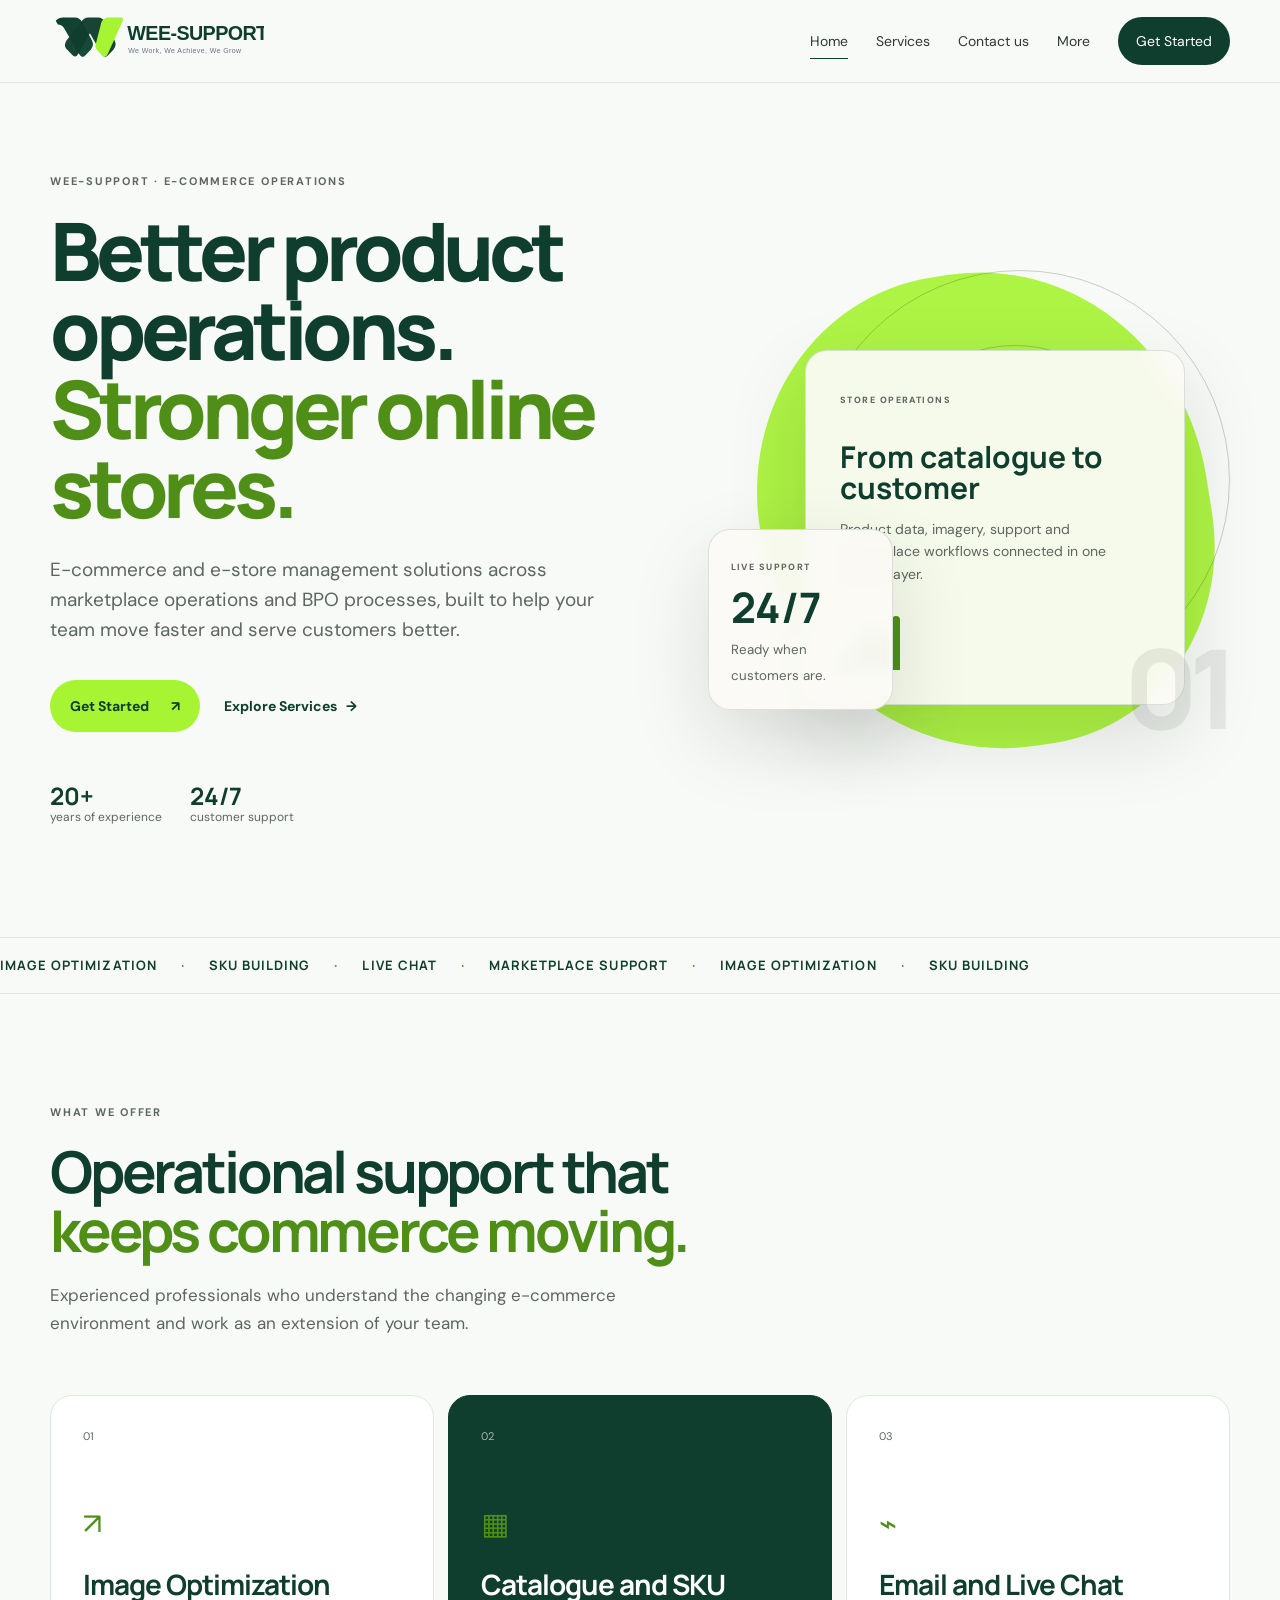
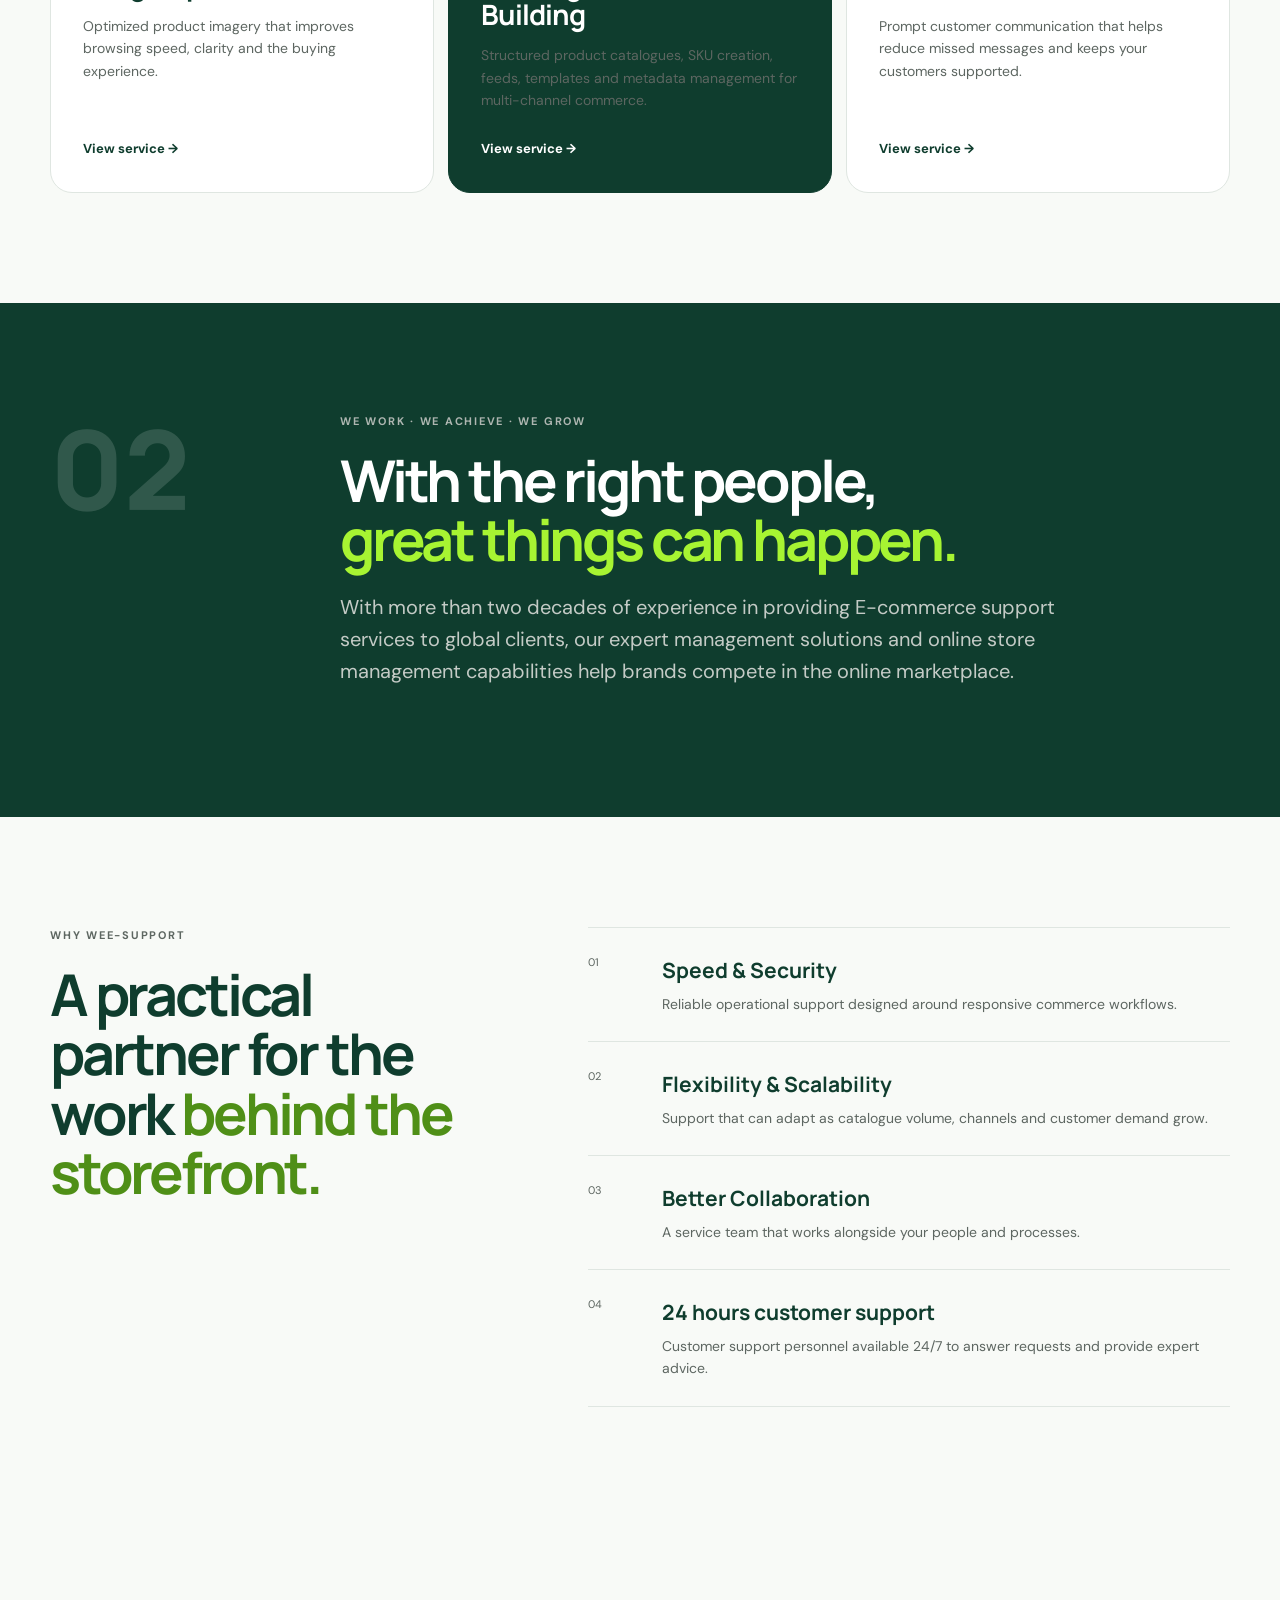
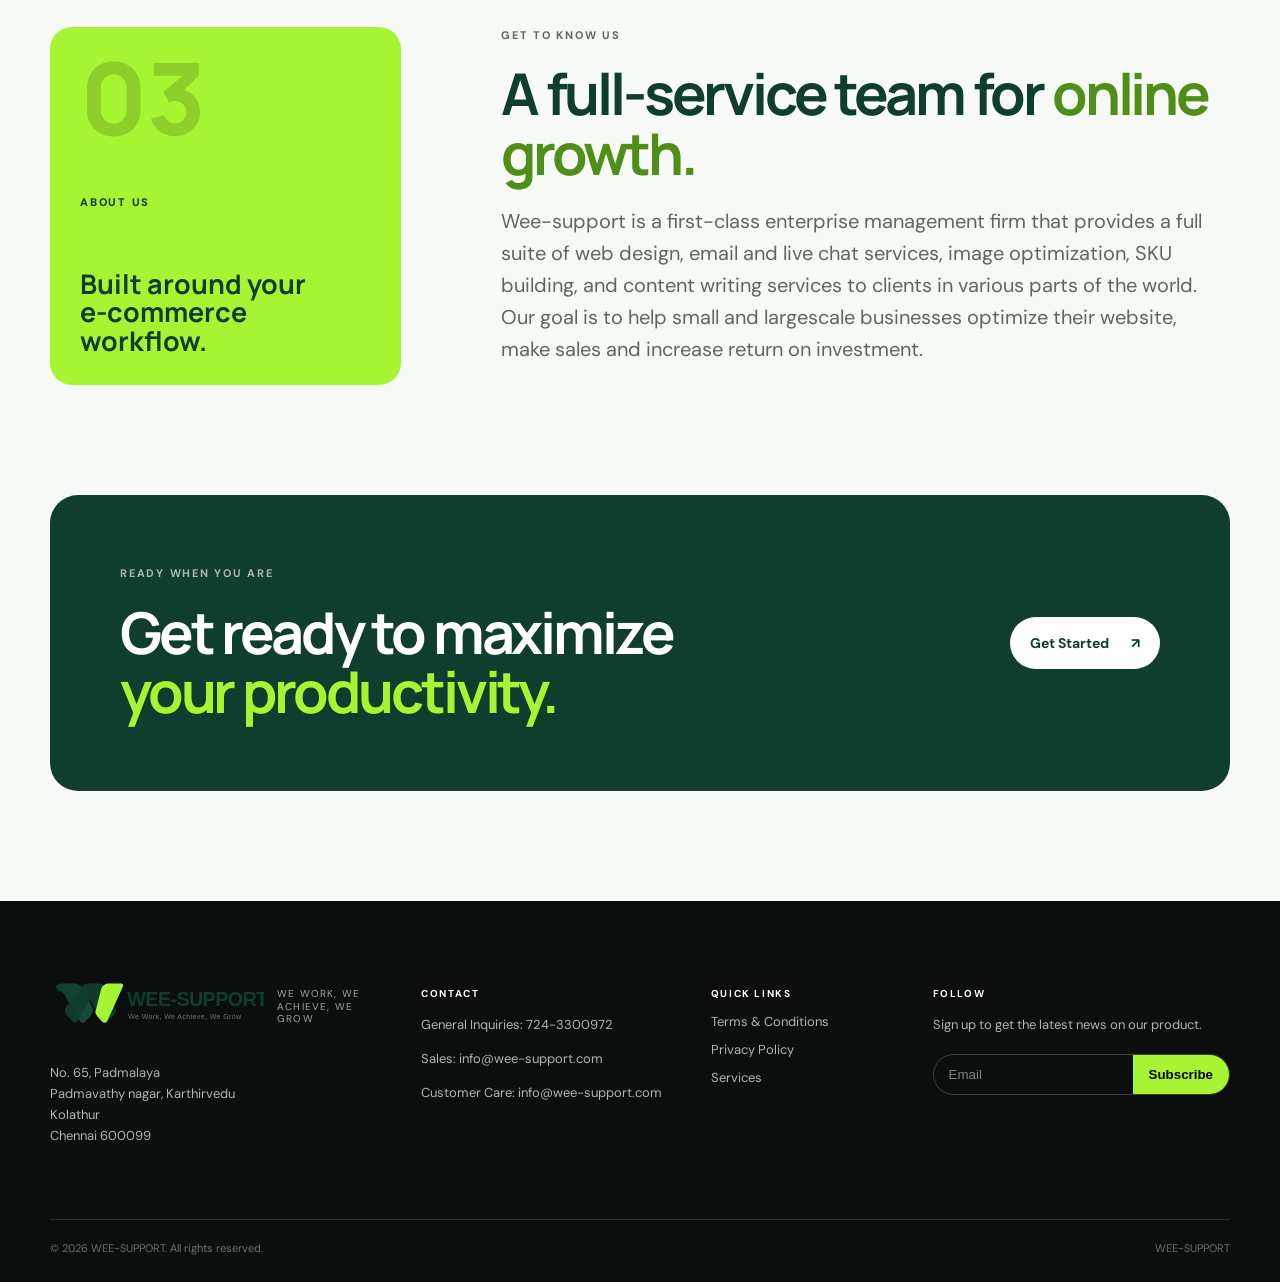
<file: index.html>
<!doctype html>
<html lang="en">
<head>
  <meta charset="utf-8">
  <meta name="viewport" content="width=device-width,initial-scale=1">
  <link rel="icon" href="assets/brand/favicon.svg" type="image/svg+xml">
  <meta name="description" content="WEE-SUPPORT provides e-commerce operations, catalogue and SKU management, image optimization, email and live chat support.">
  <meta property="og:title" content="WEE-SUPPORT | E-commerce Operations Support">
  <meta property="og:description" content="E-commerce operations, catalogue and SKU management, image optimization, and customer support.">
  <meta property="og:type" content="website">
  <title>WEE-SUPPORT | E-commerce Operations Support</title>
  <link rel="stylesheet" href="styles.css">
</head>
<body>
<header class="site-header" data-header>
  <div class="container nav-wrap">
    <a class="brand" href="index.html" aria-label="WEE-SUPPORT home">
      <img src="assets/brand/wee-support-logo.svg" alt="WEE-SUPPORT">
    </a>
    <nav aria-label="Primary navigation">
      <a class="active" href="index.html">Home</a>
      <a href="services-1.html">Services</a>
      <a href="#contact">Contact us</a>
      <details class="more-menu"><summary>More</summary><div><a href="#about">About us</a></div></details>
      <a class="nav-cta" href="#contact">Get Started</a>
    </nav>
  </div>
</header>

<main>
<section class="hero section-pad">
  <div class="container hero-grid">
    <div class="hero-copy reveal">
      <p class="eyebrow">WEE-SUPPORT · E-COMMERCE OPERATIONS</p>
      <h1>Better product operations.<br><em>Stronger online stores.</em></h1>
      <p class="lede">E-commerce and e-store management solutions across marketplace operations and BPO processes, built to help your team move faster and serve customers better.</p>
      <div class="actions"><a class="button button-primary" href="#contact">Get Started <span>↗</span></a><a class="text-link" href="services-1.html">Explore Services <span>→</span></a></div>
      <div class="proof-row"><span><strong>20+</strong> years of experience</span><span><strong>24/7</strong> customer support</span></div>
    </div>
    <div class="hero-art reveal reveal-delay" aria-label="E-commerce operations visual">
      <div class="orbit orbit-a"></div><div class="orbit orbit-b"></div>
      <div class="hero-card card-main"><span class="mini-label">STORE OPERATIONS</span><strong>From catalogue to customer</strong><p>Product data, imagery, support and marketplace workflows connected in one service layer.</p><div class="signal"><i></i><i></i><i></i><i></i><i></i></div></div>
      <div class="hero-card card-float"><span>LIVE SUPPORT</span><strong>24/7</strong><small>Ready when customers are.</small></div>
      <div class="hero-number">01</div>
    </div>
  </div>
</section>

<section class="marquee-band"><div>IMAGE OPTIMIZATION <b>·</b> SKU BUILDING <b>·</b> LIVE CHAT <b>·</b> MARKETPLACE SUPPORT <b>·</b> IMAGE OPTIMIZATION <b>·</b> SKU BUILDING</div></section>

<section class="section-pad offer" id="services">
  <div class="container">
    <div class="section-heading reveal"><p class="eyebrow">WHAT WE OFFER</p><h2>Operational support that<br><em>keeps commerce moving.</em></h2><p>Experienced professionals who understand the changing e-commerce environment and work as an extension of your team.</p></div>
    <div class="service-grid">
      <a class="service-card reveal" href="services-1.html#image-optimization"><span class="service-no">01</span><div class="service-icon">↗</div><h3>Image Optimization</h3><p>Optimized product imagery that improves browsing speed, clarity and the buying experience.</p><span class="service-arrow">View service →</span></a>
      <a class="service-card service-featured reveal reveal-delay" href="services-1.html#catalogue-sku"><span class="service-no">02</span><div class="service-icon">▦</div><h3>Catalogue and SKU Building</h3><p>Structured product catalogues, SKU creation, feeds, templates and metadata management for multi-channel commerce.</p><span class="service-arrow">View service →</span></a>
      <a class="service-card reveal reveal-delay-2" href="services-1.html#email-live-chat"><span class="service-no">03</span><div class="service-icon">⌁</div><h3>Email and Live Chat</h3><p>Prompt customer communication that helps reduce missed messages and keeps your customers supported.</p><span class="service-arrow">View service →</span></a>
    </div>
  </div>
</section>

<section class="statement section-pad">
 <div class="container statement-grid"><div class="statement-mark reveal">02</div><div class="reveal"><p class="eyebrow">WE WORK · WE ACHIEVE · WE GROW</p><h2>With the right people,<br><em>great things can happen.</em></h2><p class="large-copy">With more than two decades of experience in providing E-commerce support services to global clients, our expert management solutions and online store management capabilities help brands compete in the online marketplace.</p></div></div>
</section>

<section class="capabilities section-pad">
 <div class="container capability-grid"><div class="reveal"><p class="eyebrow">WHY WEE-SUPPORT</p><h2>A practical partner for the work <em>behind the storefront.</em></h2></div><div class="cap-list"><div class="cap reveal"><span>01</span><div><h3>Speed & Security</h3><p>Reliable operational support designed around responsive commerce workflows.</p></div></div><div class="cap reveal"><span>02</span><div><h3>Flexibility & Scalability</h3><p>Support that can adapt as catalogue volume, channels and customer demand grow.</p></div></div><div class="cap reveal"><span>03</span><div><h3>Better Collaboration</h3><p>A service team that works alongside your people and processes.</p></div></div><div class="cap reveal"><span>04</span><div><h3>24 hours customer support</h3><p>Customer support personnel available 24/7 to answer requests and provide expert advice.</p></div></div></div></div>
</section>


<section class="about section-pad" id="about"><div class="container about-grid"><div class="about-panel reveal"><span>03</span><p>ABOUT US</p><strong>Built around your<br>e-commerce workflow.</strong></div><div class="reveal"><p class="eyebrow">GET TO KNOW US</p><h2>A full-service team for <em>online growth.</em></h2><p class="large-copy">Wee-support is a first-class enterprise management firm that provides a full suite of web design, email and live chat services, image optimization, SKU building, and content writing services to clients in various parts of the world. Our goal is to help small and largescale businesses optimize their website, make sales and increase return on investment.</p></div></div></section>

<section class="cta section-pad" id="contact"><div class="container cta-inner reveal"><div><p class="eyebrow">READY WHEN YOU ARE</p><h2>Get ready to maximize<br><em>your productivity.</em></h2></div><a class="button button-light" href="mailto:info@wee-support.com">Get Started <span>↗</span></a></div></section>
</main>

<footer class="site-footer"><div class="container footer-grid"><div><a class="brand footer-brand" href="index.html"><img src="assets/brand/wee-support-logo.svg" alt="WEE-SUPPORT"><span>We Work, We Achieve, We Grow</span></a><p class="address">No. 65, Padmalaya<br>Padmavathy nagar, Karthirvedu<br>Kolathur<br>Chennai 600099</p></div><div><p class="footer-label">Contact</p><p>General Inquiries: 724-3300972</p><p>Sales: <a href="mailto:info@wee-support.com">info@wee-support.com</a></p><p>Customer Care: <a href="mailto:info@wee-support.com">info@wee-support.com</a></p></div><div><p class="footer-label">Quick Links</p><a href="#contact">Terms & Conditions</a><a href="#contact">Privacy Policy</a><a href="services-1.html">Services</a></div><div><p class="footer-label">Follow</p><p>Sign up to get the latest news on our product.</p><form class="subscribe" action="#" method="post" onsubmit="return false"><label class="sr-only" for="email">Email</label><input id="email" name="email" type="email" placeholder="Email" autocomplete="email" required><button type="submit">Subscribe</button></form><p class="subscribe-status" aria-live="polite"></p></div></div><div class="container footer-bottom"><span>© 2026 WEE-SUPPORT. All rights reserved.</span><span>WEE-SUPPORT</span></div></footer>
<script src="script.js"></script>
</body></html>
</file>
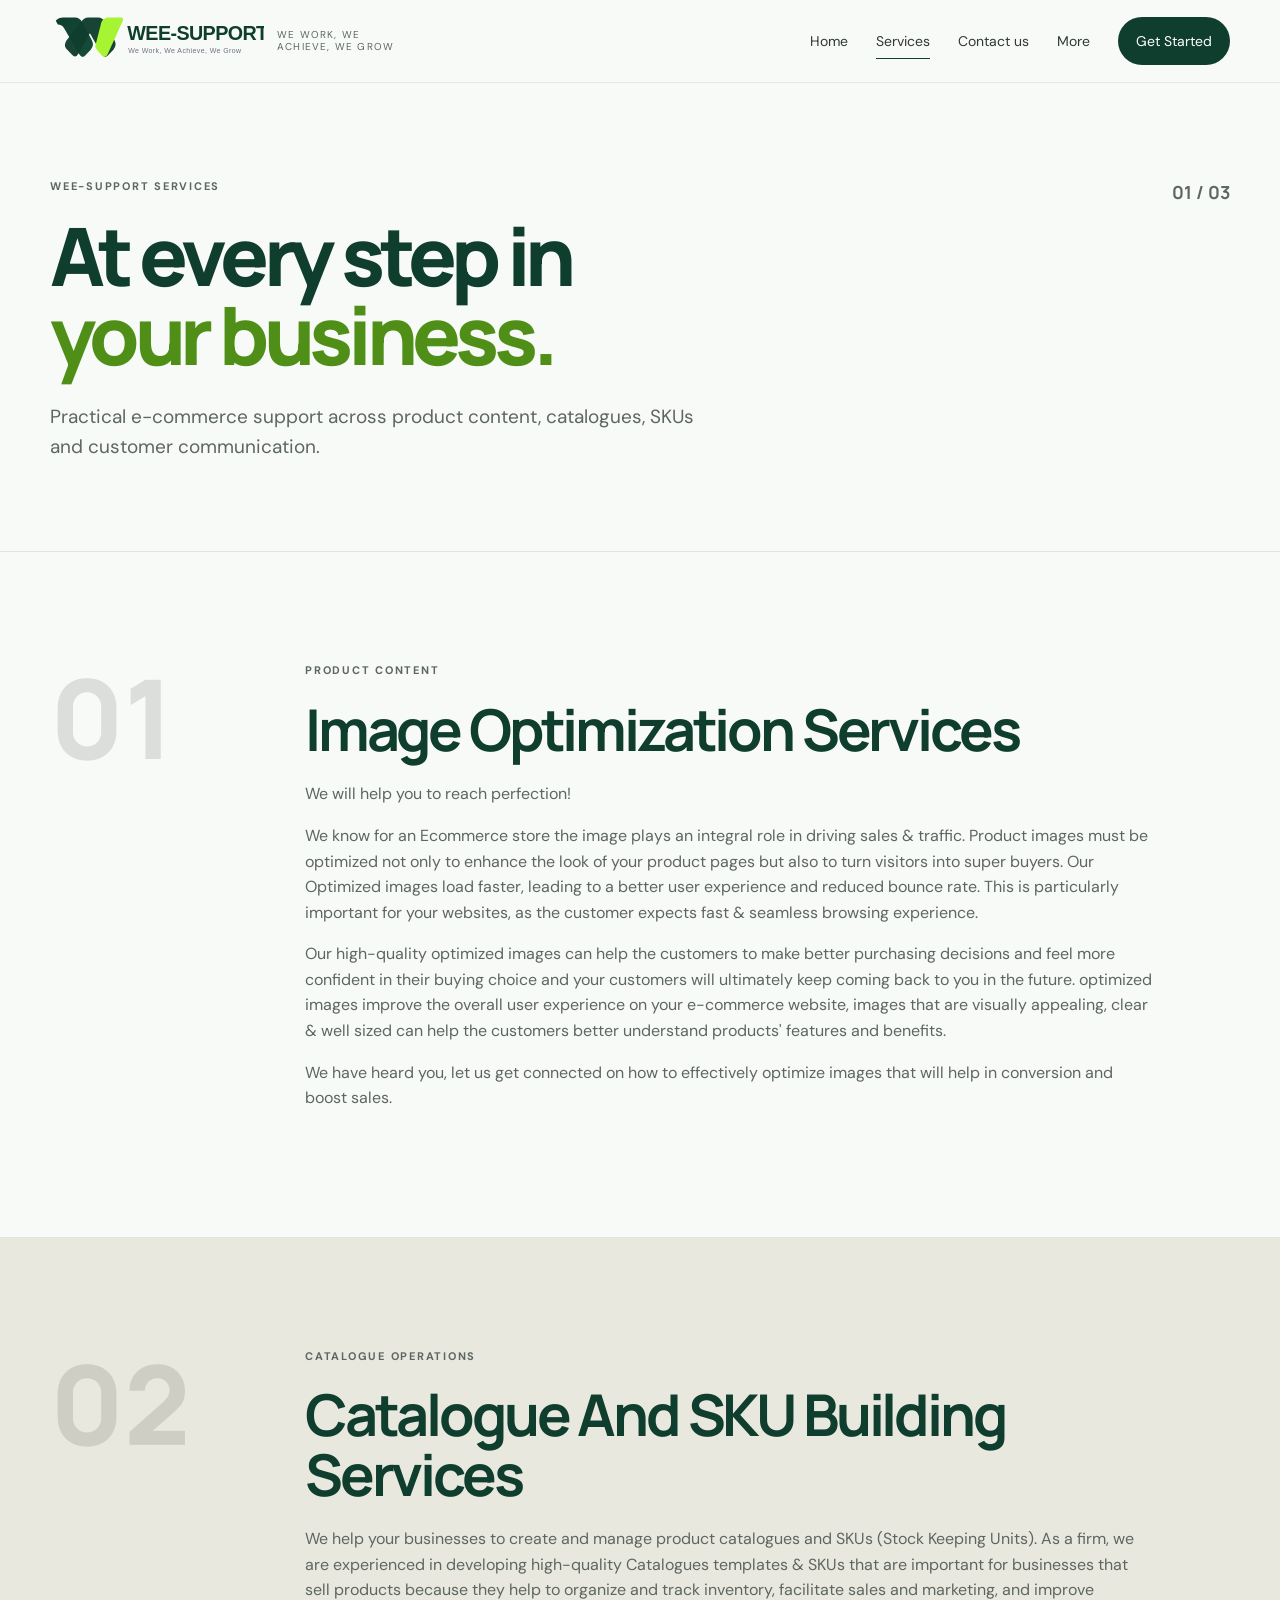
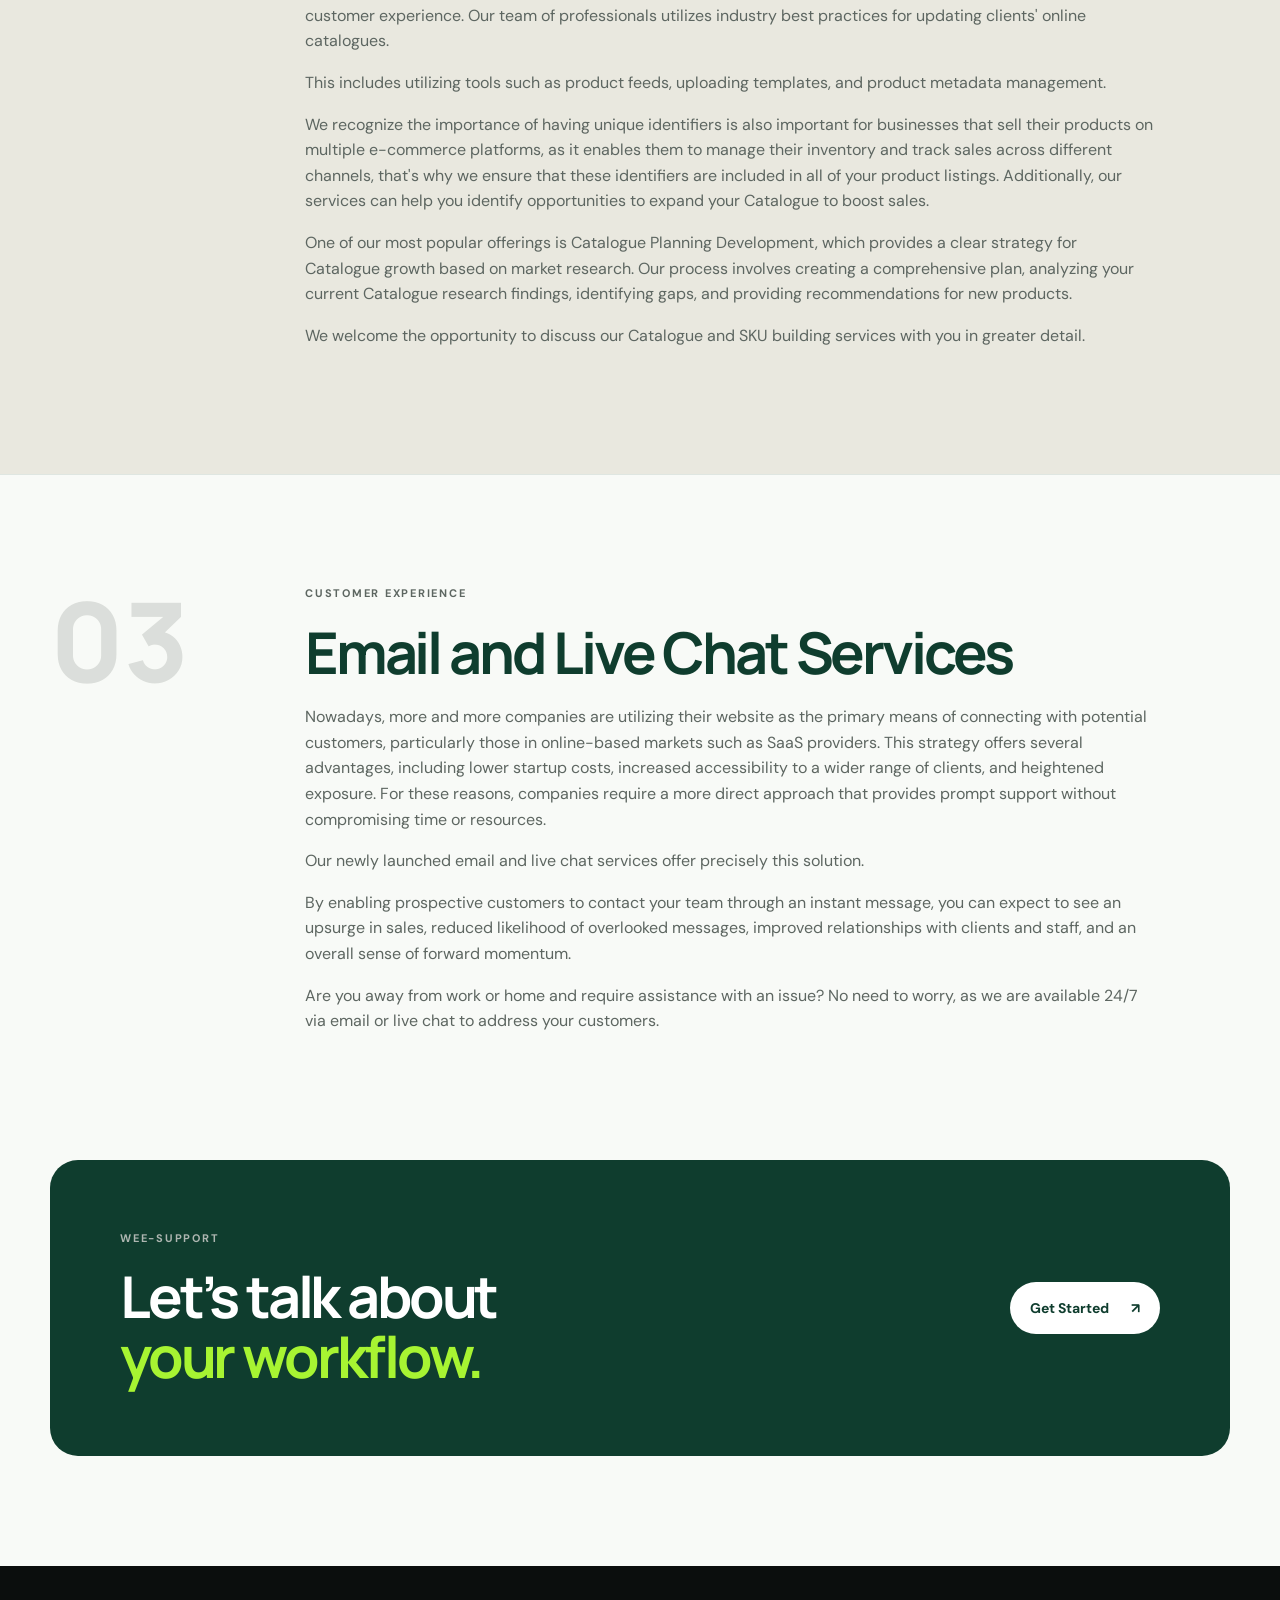
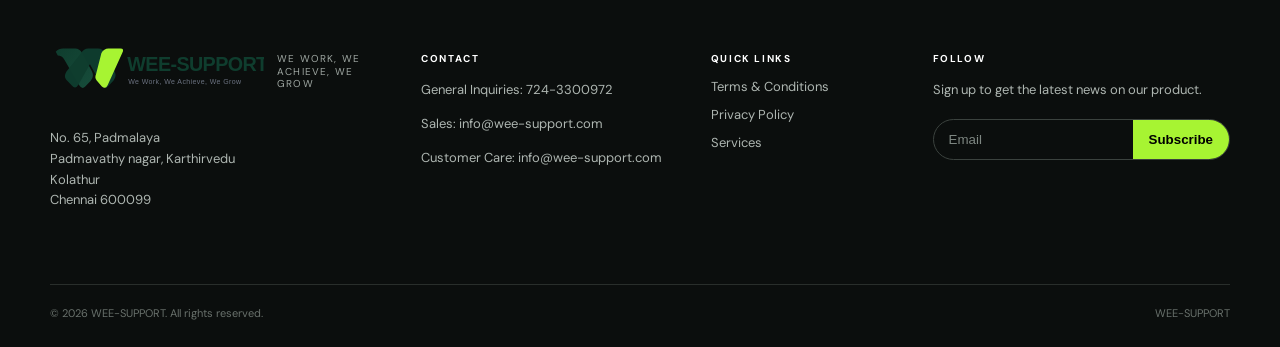
<file: services-1.html>
<!doctype html><html lang="en"><head><meta charset="utf-8"><meta name="viewport" content="width=device-width,initial-scale=1"><link rel="icon" href="assets/brand/favicon.svg" type="image/svg+xml">
  <meta name="description" content="Wee-Support Services: Image Optimization, Catalogue and SKU Building, Email and Live Chat Services."><title>Services | Wee-Support</title><link rel="stylesheet" href="styles.css"></head><body>
<header class="site-header"><div class="container nav-wrap"><a class="brand" href="index.html"><img src="assets/brand/wee-support-logo.svg" alt="WEE-SUPPORT"><span>We Work, We Achieve, We Grow</span></a><nav aria-label="Primary navigation"><a href="index.html">Home</a><a class="active" href="services-1.html">Services</a><a href="index.html#contact">Contact us</a><details class="more-menu"><summary>More</summary><div><a href="index.html#about">About us</a></div></details><a class="nav-cta" href="index.html#contact">Get Started</a></nav></div></header>
<main><section class="page-hero section-pad"><div class="container page-hero-grid"><div class="reveal"><p class="eyebrow">WEE-SUPPORT SERVICES</p><h1>At every step in<br><em>your business.</em></h1><p class="lede">Practical e-commerce support across product content, catalogues, SKUs and customer communication.</p></div><div class="page-index">01 / 03</div></div></section>
<section class="service-detail section-pad" id="image-optimization"><div class="container detail-grid"><div class="detail-no">01</div><div><p class="eyebrow">PRODUCT CONTENT</p><h2>Image Optimization Services</h2><p class="large-copy">We will help you to reach perfection!</p><p>We know for an Ecommerce store the image plays an integral role in driving sales & traffic. Product images must be optimized not only to enhance the look of your product pages but also to turn visitors into super buyers. Our Optimized images load faster, leading to a better user experience and reduced bounce rate. This is particularly important for your websites, as the customer expects fast & seamless browsing experience.</p><p>Our high-quality optimized images can help the customers to make better purchasing decisions and feel more confident in their buying choice and your customers will ultimately keep coming back to you in the future. optimized images improve the overall user experience on your e-commerce website, images that are visually appealing, clear & well sized can help the customers better understand products' features and benefits.</p><p>We have heard you, let us get connected on how to effectively optimize images that will help in conversion and boost sales.</p></div></div></section>
<section class="service-detail section-pad alt" id="catalogue-sku"><div class="container detail-grid"><div class="detail-no">02</div><div><p class="eyebrow">CATALOGUE OPERATIONS</p><h2>Catalogue And SKU Building Services</h2><p>We help your businesses to create and manage product catalogues and SKUs (Stock Keeping Units). As a firm, we are experienced in developing high-quality Catalogues templates & SKUs that are important for businesses that sell products because they help to organize and track inventory, facilitate sales and marketing, and improve customer experience. Our team of professionals utilizes industry best practices for updating clients' online catalogues.</p><p>This includes utilizing tools such as product feeds, uploading templates, and product metadata management.</p><p>We recognize the importance of having unique identifiers is also important for businesses that sell their products on multiple e-commerce platforms, as it enables them to manage their inventory and track sales across different channels, that's why we ensure that these identifiers are included in all of your product listings. Additionally, our services can help you identify opportunities to expand your Catalogue to boost sales.</p><p>One of our most popular offerings is Catalogue Planning Development, which provides a clear strategy for Catalogue growth based on market research. Our process involves creating a comprehensive plan, analyzing your current Catalogue research findings, identifying gaps, and providing recommendations for new products.</p><p>We welcome the opportunity to discuss our Catalogue and SKU building services with you in greater detail.</p></div></div></section>
<section class="service-detail section-pad" id="email-live-chat"><div class="container detail-grid"><div class="detail-no">03</div><div><p class="eyebrow">CUSTOMER EXPERIENCE</p><h2>Email and Live Chat Services</h2><p>Nowadays, more and more companies are utilizing their website as the primary means of connecting with potential customers, particularly those in online-based markets such as SaaS providers. This strategy offers several advantages, including lower startup costs, increased accessibility to a wider range of clients, and heightened exposure. For these reasons, companies require a more direct approach that provides prompt support without compromising time or resources.</p><p>Our newly launched email and live chat services offer precisely this solution.</p><p>By enabling prospective customers to contact your team through an instant message, you can expect to see an upsurge in sales, reduced likelihood of overlooked messages, improved relationships with clients and staff, and an overall sense of forward momentum.</p><p>Are you away from work or home and require assistance with an issue? No need to worry, as we are available 24/7 via email or live chat to address your customers.</p></div></div></section>
<section class="cta section-pad" id="contact"><div class="container cta-inner reveal"><div><p class="eyebrow">WEE-SUPPORT</p><h2>Let’s talk about<br><em>your workflow.</em></h2></div><a class="button button-light" href="mailto:info@wee-support.com">Get Started <span>↗</span></a></div></section></main>
<footer class="site-footer"><div class="container footer-grid"><div><a class="brand footer-brand" href="index.html"><img src="assets/brand/wee-support-logo.svg" alt="WEE-SUPPORT"><span>We Work, We Achieve, We Grow</span></a><p class="address">No. 65, Padmalaya<br>Padmavathy nagar, Karthirvedu<br>Kolathur<br>Chennai 600099</p></div><div><p class="footer-label">Contact</p><p>General Inquiries: 724-3300972</p><p>Sales: <a href="mailto:info@wee-support.com">info@wee-support.com</a></p><p>Customer Care: <a href="mailto:info@wee-support.com">info@wee-support.com</a></p></div><div><p class="footer-label">Quick Links</p><a href="#contact">Terms & Conditions</a><a href="#contact">Privacy Policy</a><a href="services-1.html">Services</a></div><div><p class="footer-label">Follow</p><p>Sign up to get the latest news on our product.</p><form class="subscribe" action="#" method="post" onsubmit="return false"><label class="sr-only" for="email">Email</label><input id="email" name="email" type="email" placeholder="Email" autocomplete="email" required><button type="submit">Subscribe</button></form><p class="subscribe-status" aria-live="polite"></p></div></div><div class="container footer-bottom"><span>© 2026 WEE-SUPPORT. All rights reserved.</span><span>WEE-SUPPORT</span></div></footer><script src="script.js"></script></body></html>
</file>
<file: styles.css>
@import url('https://fonts.googleapis.com/css2?family=DM+Sans:wght@400;500;600;700&family=Manrope:wght@500;600;700;800&display=swap');
:root{--ink:#0f3d2e;--muted:#5d6661;--paper:#f8faf7;--card:#ffffff;--line:#dfe6e1;--accent:#a7f432;--accent-dark:#4f8f17;--radius:22px;--display:'Manrope',system-ui,sans-serif;--body:'Inter','DM Sans',system-ui,sans-serif;--container:1180px}
*{box-sizing:border-box}html{scroll-behavior:smooth}body{margin:0;background:var(--paper);color:var(--ink);font-family:var(--body);line-height:1.6}a{color:inherit;text-decoration:none}img{max-width:100%;display:block}.container{width:min(calc(100% - 48px),var(--container));margin:auto}.section-pad{padding:110px 0}.site-header{position:sticky;top:0;z-index:20;background:rgba(248,250,247,.92);backdrop-filter:blur(18px);border-bottom:1px solid rgba(16,21,19,.08)}.nav-wrap{min-height:82px;display:flex;align-items:center;justify-content:space-between;gap:30px}.brand{display:flex;align-items:center;gap:13px}.brand img{width:214px;height:62px;object-fit:contain;object-position:left center}.brand span{font-size:10px;line-height:1.25;letter-spacing:.12em;text-transform:uppercase;color:var(--muted);max-width:120px}.site-header nav{display:flex;align-items:center;gap:28px;font-size:14px}.site-header nav>a:not(.nav-cta),.more-menu summary{position:relative;color:#313834;cursor:pointer}.site-header nav>a:not(.nav-cta):after{content:'';position:absolute;left:0;bottom:-7px;width:100%;height:1px;background:var(--ink);transform:scaleX(0);transform-origin:right;transition:.35s}.site-header nav>a:hover:after,.site-header nav>a.active:after{transform:scaleX(1);transform-origin:left}.nav-cta{background:var(--ink);color:white!important;padding:13px 18px;border-radius:999px}.more-menu{position:relative}.more-menu summary{list-style:none}.more-menu summary::-webkit-details-marker{display:none}.more-menu div{position:absolute;right:0;top:30px;background:var(--card);border:1px solid var(--line);border-radius:14px;padding:8px;min-width:150px;box-shadow:0 18px 45px rgba(0,0,0,.08)}.more-menu div a{display:block;padding:9px 10px;border-radius:8px}.more-menu div a:hover{background:var(--paper)}.hero{padding-top:90px;overflow:hidden}.hero-grid{display:grid;grid-template-columns:1.05fr .95fr;gap:80px;align-items:center}.eyebrow{font-size:11px;font-weight:700;letter-spacing:.16em;color:var(--muted);margin:0 0 20px}.hero h1,.page-hero h1{font-family:var(--display);font-size:clamp(48px,6.3vw,88px);line-height:.98;letter-spacing:-.065em;margin:0 0 28px;font-weight:800}.hero h1 em,.page-hero h1 em,h2 em{font-style:normal;color:var(--accent-dark)}.lede{font-size:19px;color:var(--muted);max-width:650px}.actions{display:flex;align-items:center;gap:24px;margin-top:34px}.button{display:inline-flex;align-items:center;gap:22px;padding:15px 20px;border-radius:999px;font-weight:700;font-size:14px;transition:transform .25s,background .25s}.button:hover{transform:translateY(-3px)}.button-primary{background:var(--accent);color:var(--ink)}.button-dark{background:var(--ink);color:#fff}.button-light{background:#fff;color:var(--ink)}.text-link{font-weight:700;font-size:14px}.text-link span{display:inline-block;margin-left:6px;transition:.25s}.text-link:hover span{transform:translateX(5px)}.proof-row{display:flex;gap:28px;margin-top:52px;color:var(--muted);font-size:12px}.proof-row strong{display:block;color:var(--ink);font-family:var(--display);font-size:24px;line-height:1}.hero-art{min-height:570px;position:relative}.hero-art:before{content:'';position:absolute;inset:10% 4% 6% 10%;border-radius:48% 52% 44% 56%;background:var(--accent);opacity:.9;transform:rotate(-9deg)}.orbit{position:absolute;border:1px solid rgba(16,21,19,.2);border-radius:50%}.orbit-a{width:420px;height:420px;right:0;top:55px}.orbit-b{width:270px;height:270px;right:80px;top:130px}.hero-card{position:absolute;background:rgba(251,250,246,.94);border:1px solid rgba(16,21,19,.12);box-shadow:0 30px 80px rgba(16,21,19,.13);border-radius:var(--radius);backdrop-filter:blur(8px)}.card-main{width:380px;right:45px;top:135px;padding:34px}.mini-label,.card-float span{font-size:9px;letter-spacing:.16em;font-weight:800;color:var(--muted)}.card-main strong{display:block;font-family:var(--display);font-size:30px;line-height:1.05;margin:30px 0 14px}.card-main p{color:var(--muted);font-size:14px}.signal{display:flex;align-items:flex-end;gap:5px;height:60px;margin-top:25px}.signal i{width:8px;border-radius:5px 5px 0 0;background:var(--accent-dark)}.signal i:nth-child(1){height:20%}.signal i:nth-child(2){height:45%}.signal i:nth-child(3){height:70%}.signal i:nth-child(4){height:55%}.signal i:nth-child(5){height:90%}.card-float{left:0;bottom:75px;padding:22px;width:185px}.card-float strong{display:block;font-family:var(--display);font-size:42px;line-height:1;margin:8px 0}.card-float small{color:var(--muted)}.hero-number{position:absolute;right:0;bottom:10px;font-family:var(--display);font-size:110px;font-weight:800;letter-spacing:-.08em;color:rgba(16,21,19,.08)}.marquee-band{overflow:hidden;white-space:nowrap;border-top:1px solid var(--line);border-bottom:1px solid var(--line);padding:17px 0;font-family:var(--display);font-size:13px;font-weight:700;letter-spacing:.08em}.marquee-band div{animation:marquee 24s linear infinite}.marquee-band b{color:var(--accent-dark);margin:0 20px}@keyframes marquee{to{transform:translateX(-30%)}}h2{font-family:var(--display);font-size:clamp(38px,4.5vw,64px);line-height:1.03;letter-spacing:-.055em;margin:0 0 22px}.section-heading{max-width:750px}.section-heading>p:last-child{color:var(--muted);font-size:17px;max-width:600px}.service-grid{display:grid;grid-template-columns:repeat(3,1fr);gap:14px;margin-top:58px}.service-card{position:relative;min-height:380px;padding:32px;background:var(--card);border:1px solid var(--line);border-radius:var(--radius);display:flex;flex-direction:column;transition:transform .35s,box-shadow .35s}.service-card:hover{transform:translateY(-8px);box-shadow:0 25px 60px rgba(16,21,19,.09)}.service-featured{background:var(--ink);color:#fff;border-color:var(--ink);transform:translateY(-24px)}.service-featured:hover{transform:translateY(-32px)}.service-no{font-size:11px;color:var(--muted)}.service-featured .service-no,.service-featured p{color:#aeb6b1}.service-icon{margin:55px 0 22px;font-size:30px;color:var(--accent-dark)}.service-card h3{font-family:var(--display);font-size:28px;line-height:1.05;margin:0 0 15px;letter-spacing:-.035em}.service-card p{color:var(--muted);font-size:14px;margin:0}.service-arrow{margin-top:auto;padding-top:28px;font-size:13px;font-weight:700}.statement{background:var(--ink);color:white}.statement-grid{display:grid;grid-template-columns:220px 1fr;gap:70px}.statement .eyebrow{color:#aeb6b1}.statement h2 em{color:var(--accent)}.statement-mark,.detail-no{font-family:var(--display);font-size:110px;font-weight:800;line-height:1;color:rgba(255,255,255,.14)}.large-copy{font-size:20px;color:var(--muted);max-width:760px}.statement .large-copy{color:#c4cbc6}.capability-grid{display:grid;grid-template-columns:.8fr 1.2fr;gap:110px}.cap-list{border-top:1px solid var(--line)}.cap{display:grid;grid-template-columns:50px 1fr;gap:24px;padding:26px 0;border-bottom:1px solid var(--line)}.cap>span{font-size:11px;color:var(--muted)}.cap h3{font-family:var(--display);font-size:21px;margin:0 0 5px}.cap p{color:var(--muted);margin:0;font-size:14px}.testimonial{background:#e8e8df}.testimonial-grid{display:grid;grid-template-columns:180px 1fr;gap:60px}.quote-mark{font-family:Georgia,serif;font-size:150px;line-height:.6;color:var(--accent-dark)}blockquote{font-family:var(--display);font-weight:600;font-size:clamp(28px,4vw,52px);line-height:1.12;letter-spacing:-.045em;margin:0 0 28px;max-width:900px}cite{font-style:normal;color:var(--muted);font-size:13px}.about-grid{display:grid;grid-template-columns:.65fr 1.35fr;gap:100px}.about-panel{background:var(--accent);border-radius:var(--radius);min-height:350px;padding:30px;display:flex;flex-direction:column;justify-content:space-between}.about-panel span{font-family:var(--display);font-size:100px;font-weight:800;line-height:.8;color:rgba(16,21,19,.16)}.about-panel p{font-size:11px;font-weight:800;letter-spacing:.16em}.about-panel strong{font-family:var(--display);font-size:27px;line-height:1.05}.cta{padding-top:0}.cta-inner{background:var(--ink);color:white;border-radius:28px;padding:70px;display:flex;justify-content:space-between;align-items:center;gap:30px}.cta .eyebrow{color:#aeb6b1}.cta h2{margin:0}.cta h2 em{color:var(--accent)}.site-footer{background:#0b0e0d;color:white;padding:75px 0 24px}.footer-grid{display:grid;grid-template-columns:1.2fr .9fr .65fr 1fr;gap:45px}.footer-brand{margin-bottom:25px}.footer-brand span{color:#9ea6a1}.address,.site-footer p,.site-footer a{color:#aeb6b1;font-size:13px}.footer-label{font-size:10px!important;letter-spacing:.16em;text-transform:uppercase;color:white!important;font-weight:700}.site-footer> .container>div a:not(.brand):hover{color:white}.footer-grid>div:nth-child(3) a{display:block;margin:7px 0}.subscribe{display:flex;border:1px solid #3b423e;border-radius:999px;overflow:hidden;margin-top:18px}.subscribe input{min-width:0;flex:1;background:transparent;border:0;outline:0;color:white;padding:12px 15px}.subscribe input::placeholder{color:#7e8782}.subscribe button{border:0;background:var(--accent);padding:0 16px;font-weight:700}.subscribe-status{min-height:20px}.footer-bottom{border-top:1px solid #292e2b;margin-top:60px;padding-top:20px;display:flex;justify-content:space-between;color:#69716c;font-size:11px}.page-hero{padding-top:95px;padding-bottom:70px}.page-hero-grid{display:flex;justify-content:space-between;gap:50px}.page-index{font-family:var(--display);font-size:18px;font-weight:700;color:var(--muted)}.service-detail{border-top:1px solid var(--line)}.service-detail.alt{background:#e9e8df}.detail-grid{display:grid;grid-template-columns:180px 1fr;gap:75px}.detail-grid h2{max-width:850px}.detail-grid p:not(.eyebrow){max-width:850px;color:var(--muted);font-size:16px}.detail-grid .large-copy{font-size:22px}.detail-no{color:rgba(16,21,19,.12)}.pricing{padding-top:40px}.pricing-grid{display:grid;grid-template-columns:repeat(3,1fr);gap:16px}.price-card{position:relative;background:var(--card);border:1px solid var(--line);border-radius:var(--radius);padding:35px;min-height:500px}.price-card.featured{background:var(--ink);color:white;border-color:var(--ink);transform:translateY(-20px)}.price-card .eyebrow{color:var(--muted)}.price-card.featured .eyebrow,.price-card.featured>p{color:#aeb6b1}.price-card h2{font-size:38px}.price{font-family:var(--display);font-size:58px;font-weight:800;letter-spacing:-.06em;margin:20px 0 5px}.price-card>p{color:var(--muted);font-size:13px}.price-card .button{margin:25px 0}.price-card ul{padding:20px 0 0;margin:0;border-top:1px solid var(--line);list-style:none;color:var(--muted);font-size:13px}.price-card.featured ul{border-color:#353b38;color:#aeb6b1}.price-card li{padding:7px 0}.badge{position:absolute;right:22px;top:22px;background:var(--accent);color:var(--ink);font-size:9px;font-weight:800;padding:7px 9px;border-radius:999px}.sr-only{position:absolute;width:1px;height:1px;padding:0;margin:-1px;overflow:hidden;clip:rect(0,0,0,0);white-space:nowrap;border:0}
.reveal{opacity:0;transform:translateY(22px);transition:opacity .75s ease,transform .75s cubic-bezier(.2,.7,.2,1)}.reveal.is-visible{opacity:1;transform:none}.reveal-delay{transition-delay:.12s}.reveal-delay-2{transition-delay:.22s}
@media(max-width:900px){.site-header nav{gap:14px}.hero-grid,.capability-grid,.about-grid{grid-template-columns:1fr}.hero-art{min-height:470px}.service-grid,.pricing-grid{grid-template-columns:1fr}.service-featured,.price-card.featured{transform:none}.statement-grid,.testimonial-grid,.detail-grid{grid-template-columns:1fr;gap:30px}.statement-mark,.detail-no{font-size:70px}.footer-grid{grid-template-columns:1fr 1fr}.cta-inner{padding:45px;flex-direction:column;align-items:flex-start}}
@media(max-width:650px){.container{width:min(calc(100% - 30px),var(--container))}.site-header .brand span{display:none}.brand img{width:190px;height:54px}.site-header nav>a:not(.nav-cta),.more-menu{display:none}.hero{padding-top:55px}.hero h1,.page-hero h1{font-size:48px}.hero-art{min-height:390px}.card-main{width:82%;right:4%;top:75px;padding:24px}.card-float{bottom:25px;left:0}.proof-row{flex-direction:column;gap:15px}.section-pad{padding:75px 0}.footer-grid{grid-template-columns:1fr}.footer-bottom{flex-direction:column;gap:10px}.cta-inner{padding:35px 25px}.marquee-band{font-size:11px}.service-card{min-height:330px}}
@media(prefers-reduced-motion:reduce){html{scroll-behavior:auto}.marquee-band div{animation:none}.reveal{opacity:1;transform:none;transition:none}.button,.service-card{transition:none}}
</file>
